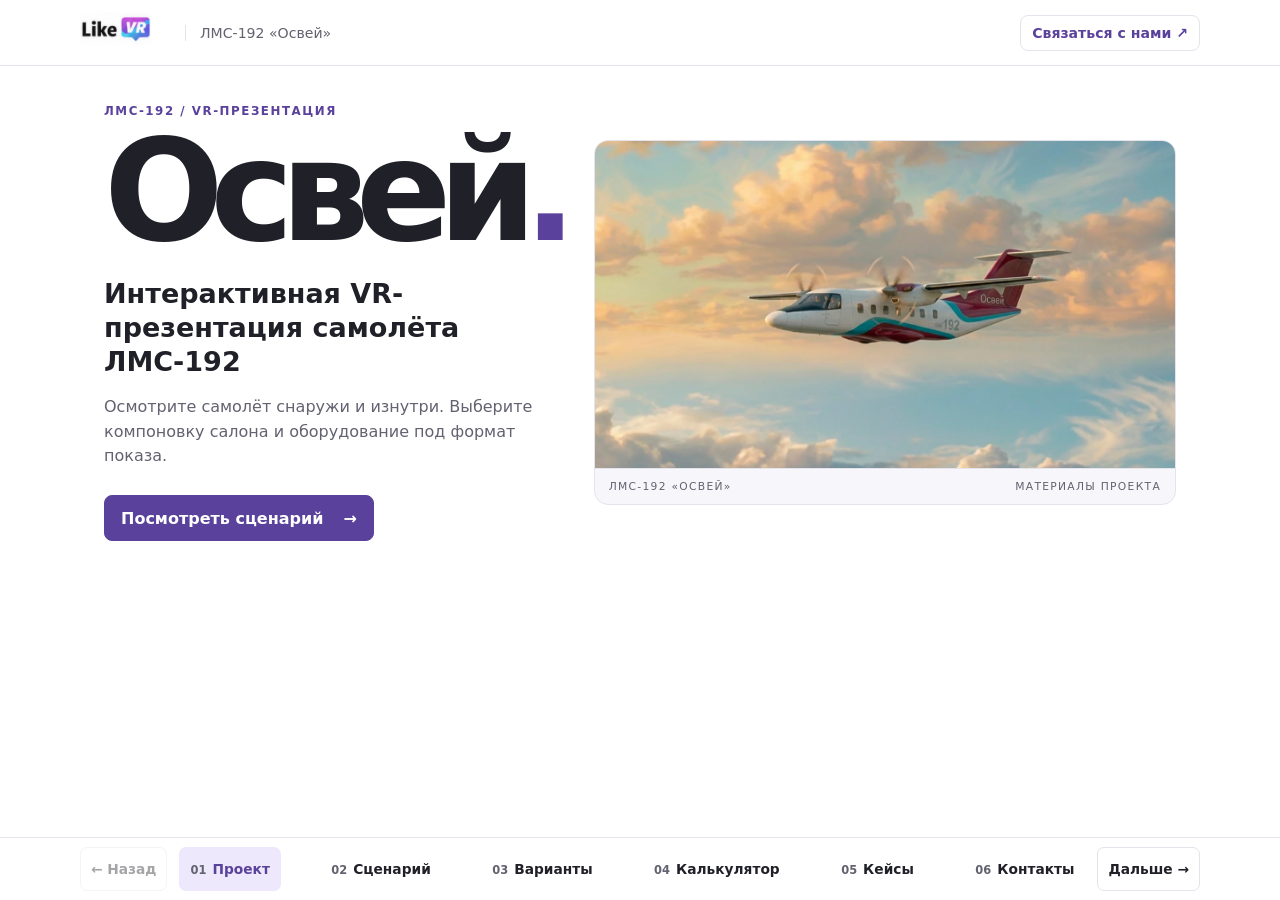
<file: index.html>
<!doctype html>
<html lang="ru">
<head>
<meta charset="utf-8">
<meta name="viewport" content="width=device-width,initial-scale=1">
<meta name="description" content="Интерактивная VR-презентация ЛМС-192 «Освей» и расчёт комплектации LikeVR.">
<title>ЛМС-192 «Освей» · LikeVR</title>
<link rel="stylesheet" href="styles.css">
<script defer src="config.js"></script><script defer src="app.js"></script>
</head>
<body>
<a class="skip" href="#main">К содержанию</a>
<header class="mast"><a href="index.html" aria-label="LikeVR — презентация Освея"><img src="assets/likevr.png" alt="LikeVR"></a><span>ЛМС-192 «Освей»</span><a class="quiet contact-top" href="#contact">Связаться с нами ↗</a></header>
<main id="main" class="presentation">
<section class="slide hero" data-slide="0" aria-labelledby="hero-title">
<div class="hero-copy"><p class="eyebrow">ЛМС-192 / VR-ПРЕЗЕНТАЦИЯ</p><h1 id="hero-title">Освей<span>.</span></h1><p class="intro">Интерактивная VR-презентация самолёта ЛМС-192</p><p>Осмотрите самолёт снаружи и изнутри. Выберите компоновку салона и оборудование под формат показа.</p><button class="primary" data-go="1">Посмотреть сценарий <span>→</span></button></div>
<figure class="hero-art"><div class="hero-photo"><img src="assets/osvey-flight.webp" width="1580" height="882" alt="ЛМС-192 «Освей» в полёте, изображение из материалов проекта" fetchpriority="high"></div><figcaption class="art-caption"><span>ЛМС-192 «ОСВЕЙ»</span><span>МАТЕРИАЛЫ ПРОЕКТА</span></figcaption></figure>
</section>

<section class="slide" data-slide="1" aria-labelledby="scope-title" hidden>
<p class="eyebrow">01 / СОСТАВ РЕШЕНИЯ</p><h2 id="scope-title">Что увидит посетитель</h2>
<div class="scenario">
<article class="scenario-card"><img src="assets/osvey-exterior.webp" width="1160" height="797" alt="ЛМС-192 «Освей» в ангаре, вид на экстерьер" loading="lazy"><div class="scenario-copy"><p class="eyebrow">01 / ЭКСТЕРЬЕР</p><h3>Осмотр снаружи</h3><p>Посетитель рассматривает самолёт с разных ракурсов.</p></div></article>
<article class="scenario-card"><img id="cabin-image" src="assets/osvey-passenger.webp" width="1020" height="619" alt="Пассажирская компоновка салона «Освея»" loading="lazy"><div class="scenario-copy"><p class="eyebrow">02 / ИНТЕРЬЕР</p><h3 id="cabin-label">Пассажирская компоновка</h3><div class="cabin-picker" role="group" aria-label="Посмотреть компоновку салона"><button type="button" data-cabin="passenger" aria-pressed="true">Пассажирская</button><button type="button" data-cabin="cargo" aria-pressed="false">Грузовая</button><button type="button" data-cabin="medical" aria-pressed="false">Медицинская</button></div></div></article>
<article class="scenario-card"><div class="scenario-visual"><img src="assets/osvey-cockpit-concept.webp" width="1279" height="720" alt="Штурвал и приборная панель с места пилота, концепт VR-сценария" loading="lazy"><span>Концепт осмотра</span></div><div class="scenario-copy"><p class="eyebrow">03 / ВЗАИМОДЕЙСТВИЕ</p><h3>Осмотр деталей</h3><p>Посетитель перемещается и рассматривает детали. Точки интереса и анимации согласуем отдельно.</p></div></article>
<article class="scenario-card"><div class="scenario-visual"><img class="stand-image" src="assets/osvey-stand-concept.webp" width="1250" height="703" alt="Концепт выставочного стенда с VR-гарнитурой и экраном" loading="lazy"><span>Концепт показа</span></div><div class="scenario-copy"><p class="eyebrow">04 / ВЫСТАВКА</p><h3>Показ на стенде</h3><p>Демонстрация в VR. Вывод на внешний экран согласуем для совместимого комплекта.</p></div></article>
</div>
</section>
<section class="slide" data-slide="2" aria-labelledby="options-title" hidden>
<p class="eyebrow">02 / РЕКОМЕНДОВАННЫЕ ВАРИАНТЫ</p><h2 id="options-title">Две комплектации</h2>
<p class="lead">Два варианта, которые рекомендуем для показа. Можно собрать свою конфигурацию и сразу увидеть, как меняется стоимость.</p><div id="comparison"></div><div class="option-actions"><button class="primary" data-go="3">Собрать свою конфигурацию →</button></div>
</section>
<section class="slide" data-slide="3" aria-labelledby="calc-title" hidden>
<p class="eyebrow">03 / КАЛЬКУЛЯТОР</p><h2 id="calc-title">Рассчитайте VR-презентацию</h2><p class="lead">Выберите состав проекта. Итог пересчитается сразу.</p><div data-calculator></div>
</section>
<section class="slide" data-slide="4" aria-labelledby="cases-title" hidden>
<p class="eyebrow">04 / ПОРТФОЛИО</p><h2 id="cases-title">Примеры работ</h2>
<div class="cases">
<article><span>01</span><div><h3>АО «ТТ ЭНЕРГО»</h3><p>VR-презентация газовой турбины.</p></div><div><a href="https://dzen.ru/video/watch/67e2c2b36f89c7091935f91d">Основной ролик ↗</a><a href="https://dzen.ru/video/watch/6806091c0206767c4dee91d6">Дополнительный ↗</a></div></article>
<article><span>02</span><div><h3>JTI</h3><p>VR-тренажёр с проработанной виртуальной средой.</p></div><div><a href="https://dzen.ru/video/watch/67dd66a73114b943054f061e">Смотреть ↗</a></div></article>
<article><span>03</span><div><h3>IBM Oil</h3><p>Виртуальная среда нефтеперерабатывающего предприятия.</p></div><div><a href="https://dzen.ru/video/watch/67116b30e71c5047ac19d0bf">Ролик 1 ↗</a><a href="https://dzen.ru/video/watch/671286fc551d0514027d607f">Ролик 2 ↗</a></div></article>
<article><span>04</span><div><h3>«Электронный город»</h3><p>Интерактивный выставочный VR-стенд.</p></div><div><a href="https://dzen.ru/video/watch/6712846b8f3b99294fcaa145">Смотреть ↗</a></div></article>
<article><span>05</span><div><h3>«Роснефть»</h3><p>Промышленный VR-тренажёр.</p></div><div><a href="https://dzen.ru/video/watch/6756b1544894df28f03b3015">Смотреть ↗</a></div></article>
</div><p class="note"><a href="https://dzen.ru/likevr">Все видео LikeVR ↗</a></p>
</section>
<section class="slide" data-slide="5" aria-labelledby="contact-title" hidden>
<p class="eyebrow">05 / СЛЕДУЮЩИЙ ШАГ</p><h2 id="contact-title">Обсудим вашу конфигурацию</h2><p class="intro">Проверим исходные материалы, согласуем объём работ, итоговую стоимость и график.</p><a class="primary contact" href="https://t.me/ART_TEAM573">Договориться о созвоне ↗</a><address class="contact-list">
<a class="contact-item" data-channel="telegram" href="https://t.me/ART_TEAM573"><strong>Telegram</strong><span>@ART_TEAM573 ↗</span></a>
<div class="contact-item contact-reference"><strong>Почта</strong><span data-contact="email">s.artem@likevr.ru</span></div>
<div class="contact-item contact-reference"><strong>Телефон LikeVR</strong><span data-contact="phoneLabel">+7 (495) 066-71-69</span></div>
</address>
</section>
</main>
<nav class="deck-nav" aria-label="Навигация по презентации"><button id="prev" class="nav-arrow" aria-label="Предыдущий раздел">← <span>Назад</span></button><div id="steps" class="steps"></div><button id="next" class="nav-arrow" aria-label="Следующий раздел"><span>Дальше</span> →</button></nav>
</body></html>
</file>
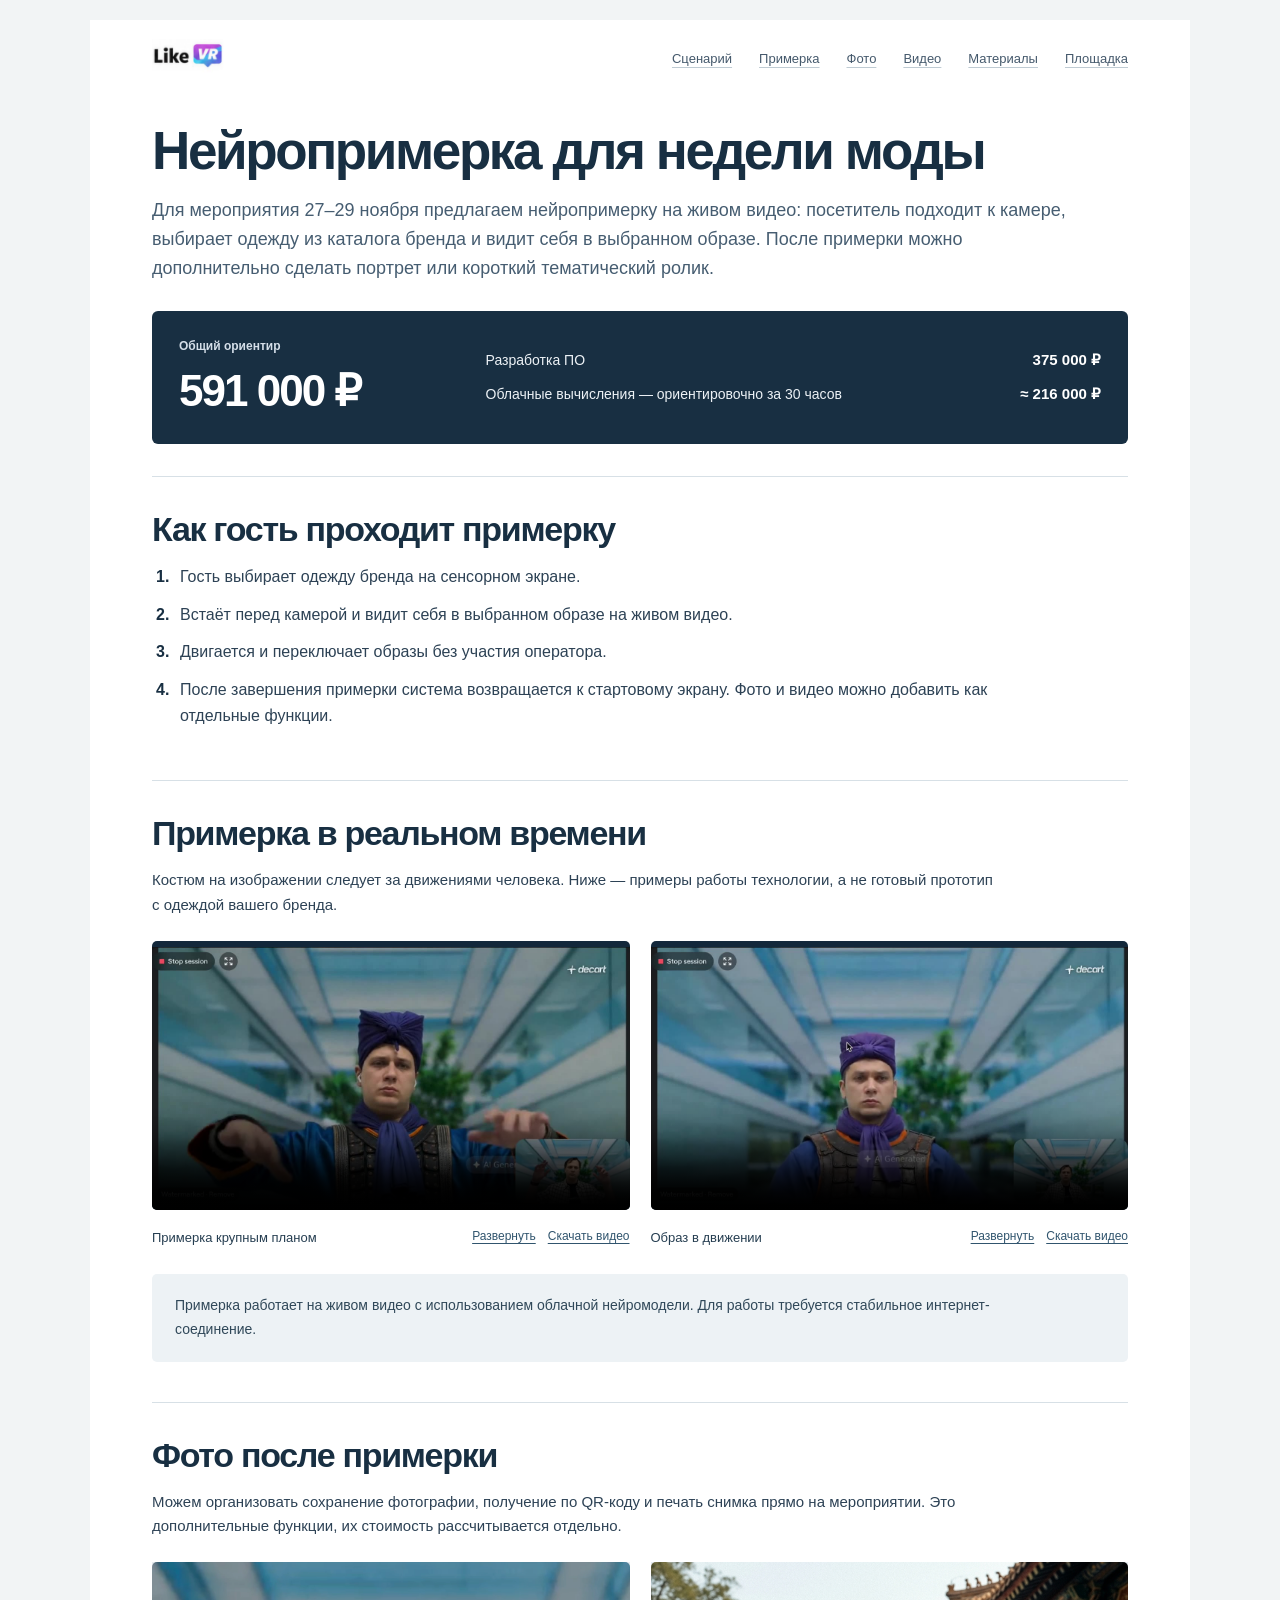
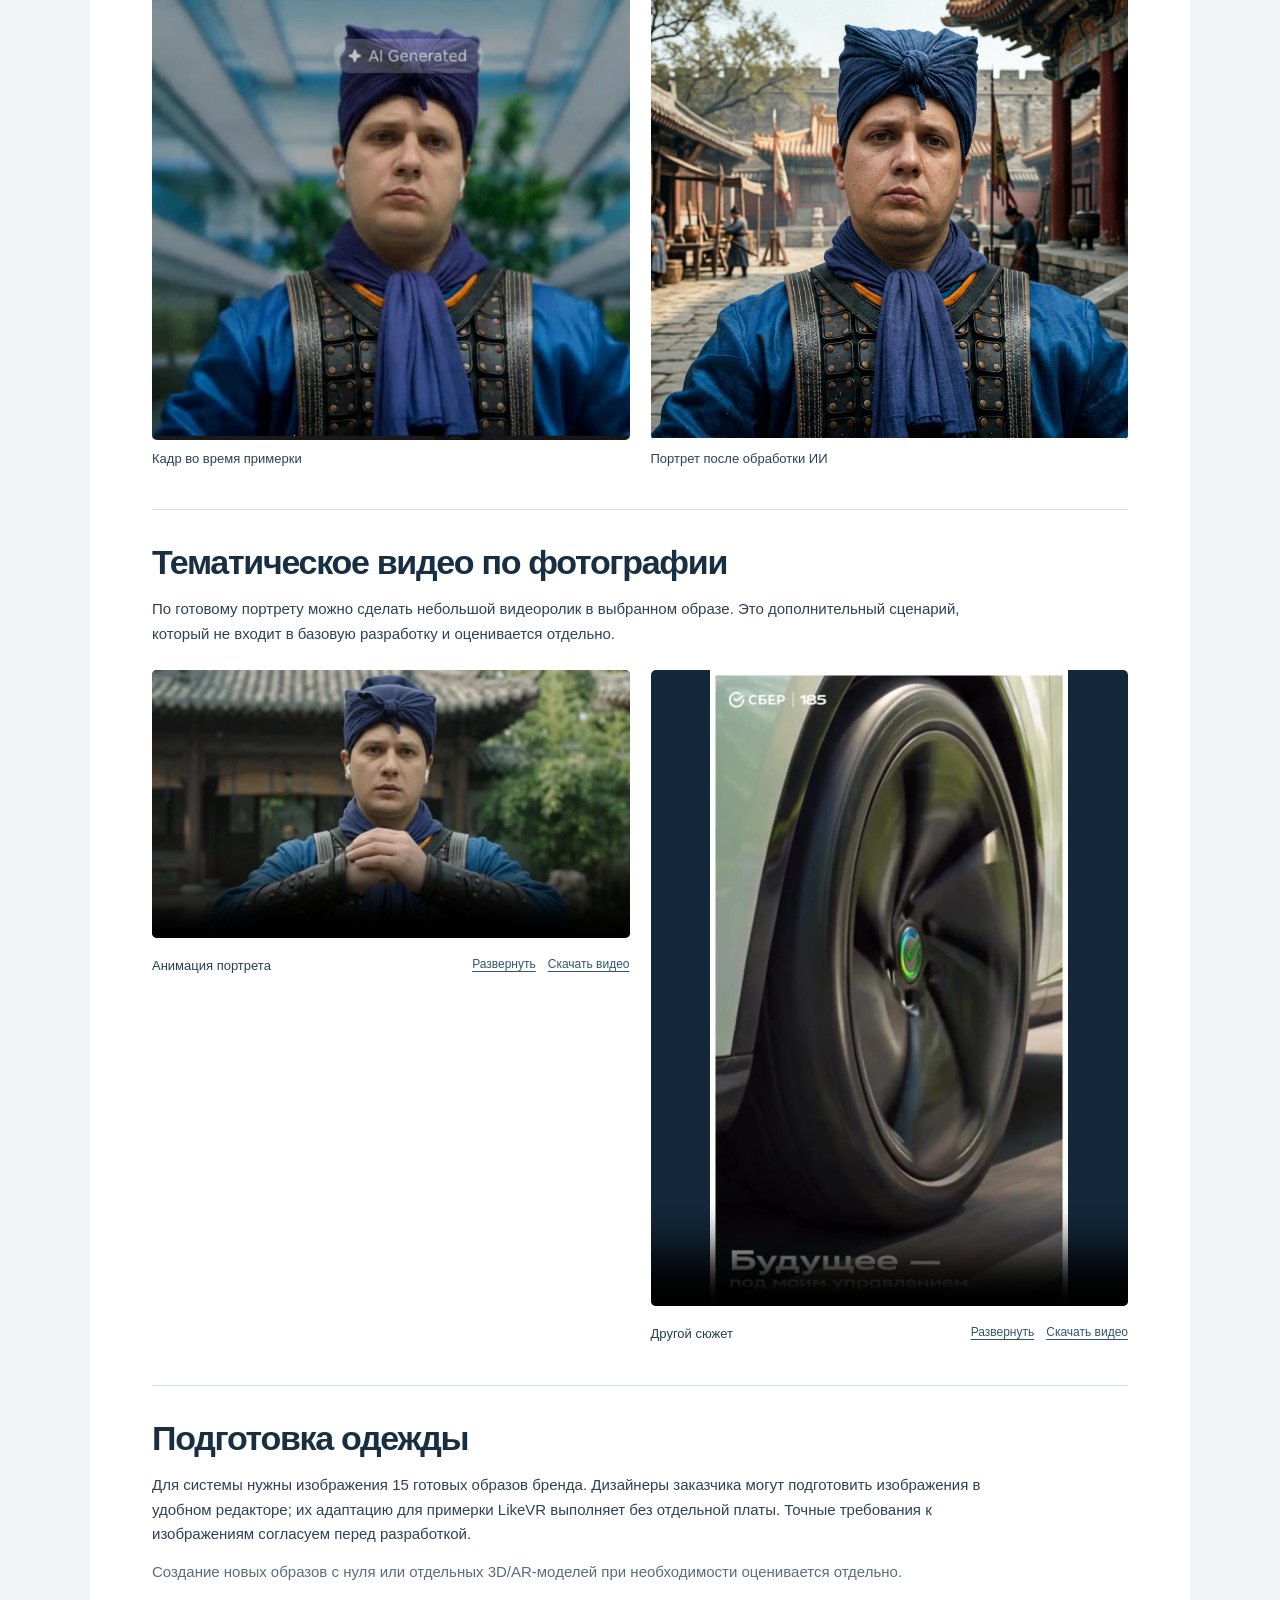
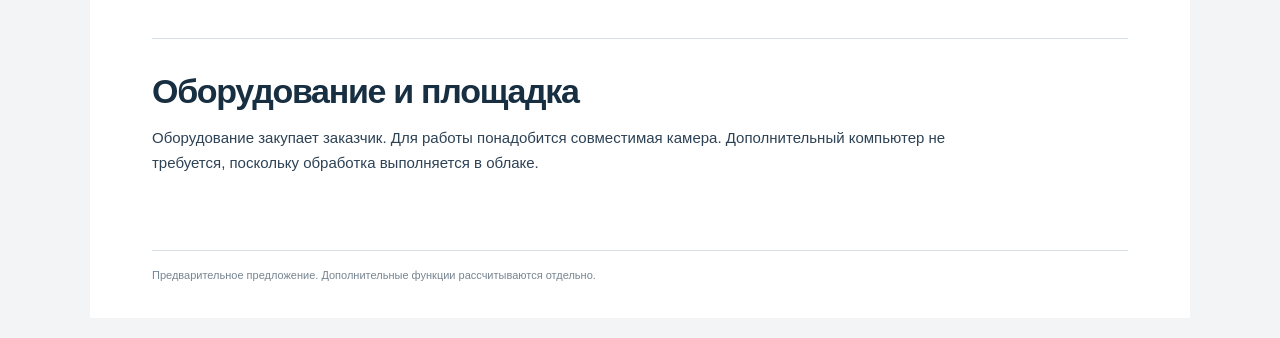
<file: faha-ai-fitting-271126/index.html>
<!doctype html><html lang="ru"><head><meta charset="UTF-8"><meta name="viewport" content="width=device-width,initial-scale=1"><meta name="theme-color" content="#182f42"><meta name="description" content="Нейропримерка для недели моды: пример работы, предварительная стоимость и требования к площадке."><title>Нейропримерка — предложение LikeVR</title><link rel="stylesheet" href="assets/styles.css"><script src="assets/app.js" defer></script></head><body>
<a class="skip" href="#main">К содержимому</a>
<div class="page" id="top">
<header class="topbar"><a class="brand" href="#top" aria-label="LikeVR — в начало"><img src="assets/likevr.png" alt="LikeVR"></a>
<nav class="nav" aria-label="Разделы"><a href="#scenario">Сценарий</a><a href="#live">Примерка</a><a href="#photo">Фото</a><a href="#video">Видео</a><a href="#materials">Материалы</a><a href="#venue">Площадка</a></nav><button class="menu-toggle" type="button" aria-label="Меню" aria-expanded="false" aria-controls="mobile-nav"><i aria-hidden="true"></i> Разделы</button></header>
<nav class="mobile-nav" id="mobile-nav" aria-label="Разделы, мобильное меню"><a href="#scenario">Сценарий</a><a href="#live">Примерка</a><a href="#photo">Фото</a><a href="#video">Видео</a><a href="#materials">Материалы</a><a href="#venue">Площадка</a></nav>
<main id="main">
<section class="hero"><h1>Нейропримерка для недели моды</h1><p class="lead">Для мероприятия 27–29 ноября предлагаем нейропримерку на живом видео: посетитель подходит к камере, выбирает одежду из каталога бренда и видит себя в выбранном образе. После примерки можно дополнительно сделать портрет или короткий тематический ролик.</p><div class="price"><div class="price-primary"><span class="hint">Общий ориентир</span><strong>591 000 ₽</strong></div><div class="price-breakdown"><div class="cost-line"><span>Разработка ПО</span><b>375 000 ₽</b></div><div class="cost-line"><span>Облачные вычисления — ориентировочно за 30 часов</span><b>≈ 216 000 ₽</b></div></div></div></section>
<section class="section" id="scenario"><h2>Как гость проходит примерку</h2><ol class="steps"><li>Гость выбирает одежду бренда на сенсорном экране.</li><li>Встаёт перед камерой и видит себя в выбранном образе на живом видео.</li><li>Двигается и переключает образы без участия оператора.</li><li>После завершения примерки система возвращается к стартовому экрану. Фото и видео можно добавить как отдельные функции.</li></ol></section>
<section class="section" id="live"><h2>Примерка в реальном времени</h2><p>Костюм на изображении следует за движениями человека. Ниже — примеры работы технологии, а не готовый прототип с одеждой вашего бренда.</p><div class="media-grid">
<figure class="media-card"><video controls playsinline preload="metadata" poster="assets/media/demo-1-poster.jpg" src="assets/media/demo-1.mp4" aria-label="Примерка крупным планом"></video><figcaption class="media-caption"><span class="title">Примерка крупным планом</span><span class="media-actions"><button type="button" data-video="assets/media/demo-1.mp4" data-label="Примерка крупным планом">Развернуть</button><a download href="assets/media/demo-1.mp4">Скачать видео</a></span></figcaption></figure>
<figure class="media-card"><video controls playsinline preload="metadata" poster="assets/media/demo-2-poster.jpg" src="assets/media/demo-2.mp4" aria-label="Образ в движении"></video><figcaption class="media-caption"><span class="title">Образ в движении</span><span class="media-actions"><button type="button" data-video="assets/media/demo-2.mp4" data-label="Образ в движении">Развернуть</button><a download href="assets/media/demo-2.mp4">Скачать видео</a></span></figcaption></figure></div>
<div class="notice"><p>Примерка работает на живом видео с использованием облачной нейромодели. Для работы требуется стабильное интернет-соединение.</p></div></section>
<section class="section" id="photo"><h2>Фото после примерки</h2><p>Можем организовать сохранение фотографии, получение по QR-коду и печать снимка прямо на мероприятии. Это дополнительные функции, их стоимость рассчитывается отдельно.</p><div class="photo-grid"><figure class="photo-card"><button data-image="assets/media/before.png" data-alt="Кадр во время примерки"><img src="assets/media/before.png" alt="Кадр с посетителем в образе" loading="lazy"></button><figcaption>Кадр во время примерки</figcaption></figure><figure class="photo-card"><button data-image="assets/media/after.png" data-alt="Портрет после обработки"><img src="assets/media/after.png" alt="Портрет посетителя после обработки нейросетью" loading="lazy"></button><figcaption>Портрет после обработки ИИ</figcaption></figure></div></section>
<section class="section" id="video"><h2>Тематическое видео по фотографии</h2><p>По готовому портрету можно сделать небольшой видеоролик в выбранном образе. Это дополнительный сценарий, который не входит в базовую разработку и оценивается отдельно.</p><div class="media-grid"><figure class="media-card"><video controls playsinline preload="metadata" poster="assets/media/demo-3-poster.jpg" src="assets/media/demo-3.mp4" aria-label="Видео из готового портрета"></video><figcaption class="media-caption"><span class="title">Анимация портрета</span><span class="media-actions"><button data-video="assets/media/demo-3.mp4" data-label="Анимация портрета">Развернуть</button><a download href="assets/media/demo-3.mp4">Скачать видео</a></span></figcaption></figure><figure class="media-card portrait"><video controls playsinline preload="metadata" poster="assets/media/demo-4-poster.jpg" src="assets/media/demo-4.mp4" aria-label="Альтернативный сюжет видеоролика"></video><figcaption class="media-caption"><span class="title">Другой сюжет</span><span class="media-actions"><button data-video="assets/media/demo-4.mp4" data-label="Другой сюжет">Развернуть</button><a download href="assets/media/demo-4.mp4">Скачать видео</a></span></figcaption></figure></div></section>
<section class="section" id="materials"><h2>Подготовка одежды</h2><p>Для системы нужны изображения 15 готовых образов бренда. Дизайнеры заказчика могут подготовить изображения в удобном редакторе; их адаптацию для примерки LikeVR выполняет без отдельной платы. Точные требования к изображениям согласуем перед разработкой.</p><p class="subtle">Создание новых образов с нуля или отдельных 3D/AR-моделей при необходимости оценивается отдельно.</p></section>
<section class="section" id="venue"><h2>Оборудование и площадка</h2><p>Оборудование закупает заказчик. Для работы понадобится совместимая камера. Дополнительный компьютер не требуется, поскольку обработка выполняется в облаке.</p></section>
<p class="legal">Предварительное предложение. Дополнительные функции рассчитываются отдельно.</p>
</main></div>
<div class="lightbox" id="lightbox" role="dialog" aria-modal="true" aria-label="Просмотр медиа" hidden><button type="button" class="lightbox-close" aria-label="Закрыть">×</button><div class="lightbox-content" id="lightbox-content"></div><div class="lightbox-caption" id="lightbox-caption"></div></div></body></html>
</file>
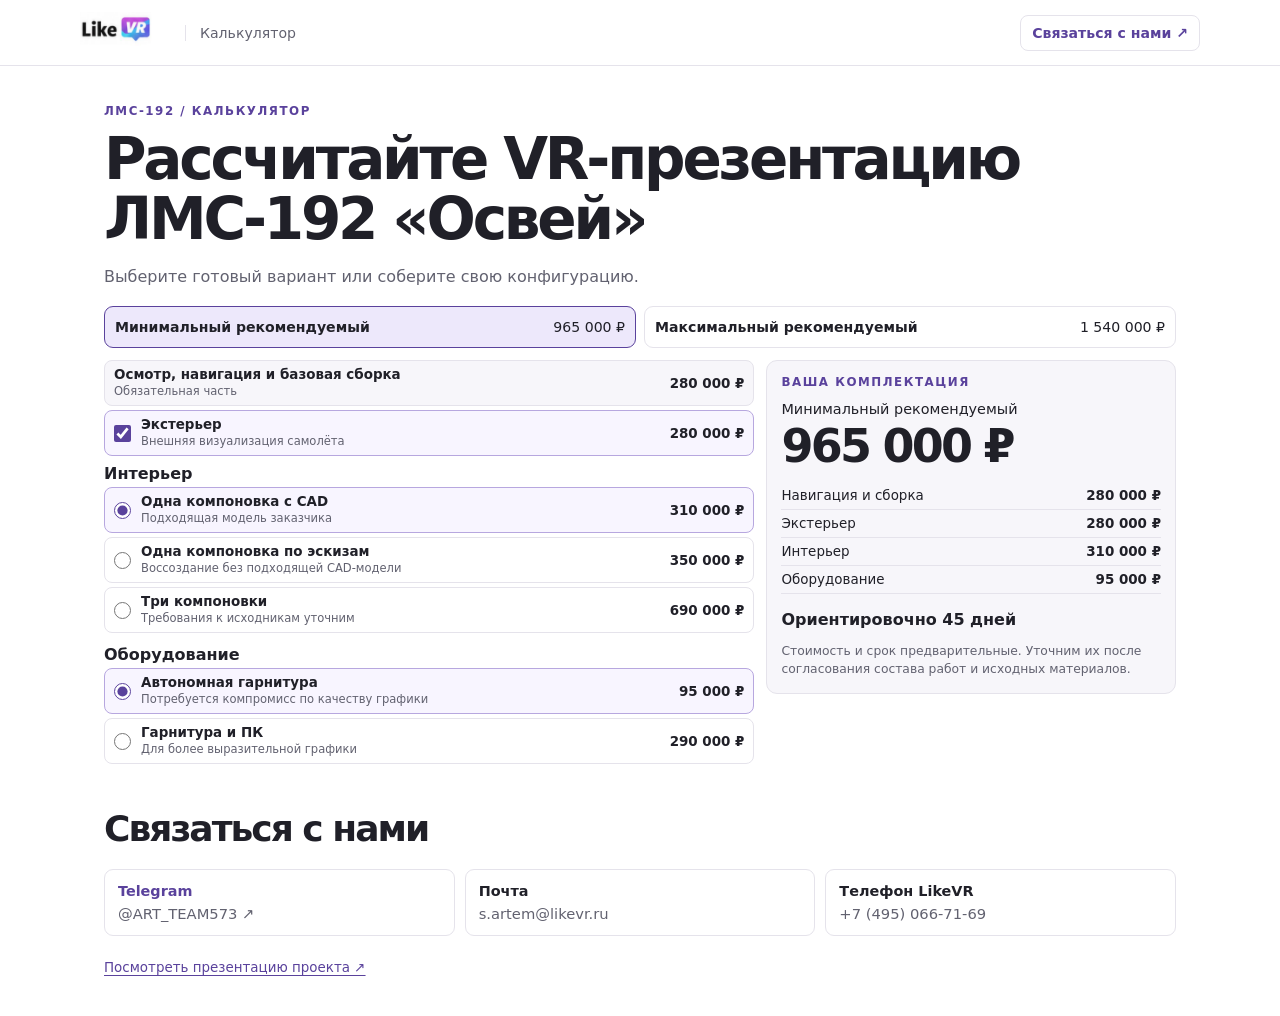
<file: calculator.html>
<!doctype html>
<html lang="ru">
<head><meta charset="utf-8"><meta name="viewport" content="width=device-width,initial-scale=1"><meta name="description" content="Калькулятор VR-презентации ЛМС-192 «Освей»."><title>Калькулятор «Освей» · LikeVR</title><link rel="stylesheet" href="styles.css"><script defer src="config.js"></script><script defer src="app.js"></script></head>
<body><a class="skip" href="#main">К содержанию</a>
<header class="mast"><a href="index.html" aria-label="LikeVR — презентация Освея"><img src="assets/likevr.png" alt="LikeVR"></a><span>Калькулятор</span><a class="quiet contact-top" href="#contact">Связаться с нами ↗</a></header>
<main id="main" class="standalone"><p class="eyebrow">ЛМС-192 / КАЛЬКУЛЯТОР</p><h1>Рассчитайте VR-презентацию ЛМС-192 «Освей»</h1><p class="lead">Выберите готовый вариант или соберите свою конфигурацию.</p><div data-calculator></div></main>
<footer class="foot" id="contact"><h2>Связаться с нами</h2><address class="contact-list">
<a class="contact-item" data-channel="telegram" href="https://t.me/ART_TEAM573"><strong>Telegram</strong><span>@ART_TEAM573 ↗</span></a>
<div class="contact-item contact-reference"><strong>Почта</strong><span data-contact="email">s.artem@likevr.ru</span></div>
<div class="contact-item contact-reference"><strong>Телефон LikeVR</strong><span data-contact="phoneLabel">+7 (495) 066-71-69</span></div>
</address><p class="note"><a href="index.html">Посмотреть презентацию проекта ↗</a></p></footer></body></html>
</file>
<file: styles.css>
:root{color-scheme:light;--ink:#202028;--sub:#626270;--line:#e5e3eb;--soft:#f7f6fa;--accent:#5a429c;--violet:#ede8fb;--white:#fff;font-family:system-ui,-apple-system,"Segoe UI",sans-serif;color:var(--ink);background:var(--white)}
*{box-sizing:border-box}body{margin:0}button,input{font:inherit}button{cursor:pointer}a{color:var(--accent);text-underline-offset:3px}a:hover{text-decoration-thickness:2px}button:focus-visible,a:focus-visible,input:focus-visible{outline:3px solid #8a6fd2;outline-offset:3px}[hidden]{display:none!important}.skip{position:absolute;left:12px;top:-100px;padding:10px;background:white;z-index:10}.skip:focus{top:12px}.mast{display:flex;align-items:center;gap:17px;border-bottom:1px solid var(--line);padding:12px max(24px,calc((100% - 1120px)/2));min-height:66px;white-space:nowrap}.mast img{width:88px;display:block}.mast>span{font-size:.88rem;color:var(--sub);border-left:1px solid var(--line);padding-left:14px}.quiet{margin-left:auto;font-size:.88rem;font-weight:650;text-decoration:none}.presentation,.standalone{max-width:1120px;margin:auto;padding:38px 24px 105px}.standalone{padding-bottom:30px}.slide{animation:arrive .24s ease-out}@keyframes arrive{from{opacity:.35;transform:translateX(9px)}to{opacity:1;transform:none}}@media(prefers-reduced-motion:reduce){.slide{animation:none}}.eyebrow{font-size:.74rem;font-weight:750;letter-spacing:.13em;color:var(--accent);margin:0 0 12px}.hero{display:grid;grid-template-columns:1fr .86fr;align-items:center;gap:56px;min-height:550px}.hero h1{font-size:clamp(72px,11vw,144px);letter-spacing:-.095em;line-height:.87;margin:12px 0 25px}.hero h1 span{color:var(--accent)}h1,h2{font-size:clamp(32px,5vw,58px);letter-spacing:-.055em;line-height:1.03;margin:0 0 16px}h3{margin:0 0 5px;letter-spacing:-.02em}.intro{font-size:clamp(19px,3vw,27px);font-weight:650;line-height:1.25;margin:0 0 12px;max-width:680px}.lead,.hero-copy>p:not(.intro):not(.eyebrow){color:var(--sub);line-height:1.55;max-width:580px}.primary{display:inline-flex;align-items:center;gap:20px;min-height:46px;padding:11px 16px;border:1px solid var(--accent);border-radius:8px;background:var(--accent);color:white;text-decoration:none;font-weight:650}.hero .primary,.contact{margin-top:10px}.hero-art{border:1px solid var(--line);background:#faf9fd;border-radius:14px;overflow:hidden}.hero-art svg{width:100%;display:block}.art-caption{display:flex;justify-content:space-between;padding:11px 14px;font-size:.67rem;letter-spacing:.12em;color:var(--sub);border-top:1px solid var(--line)}.cards{display:grid;grid-template-columns:1fr 1fr;gap:12px;margin-top:28px}.cards article{padding:23px;border:1px solid var(--line);border-radius:12px}.cards span,.cases article>span{font-size:.75rem;font-weight:750;color:var(--accent)}.cards h3{margin:12px 0 6px}.cards p,.cases p{margin:0;line-height:1.5;color:var(--sub)}.deck-nav{position:fixed;z-index:3;bottom:0;left:0;right:0;background:white;border-top:1px solid var(--line);display:flex;align-items:center;gap:12px;padding:9px max(14px,calc((100% - 1120px)/2));padding-bottom:max(9px,env(safe-area-inset-bottom));}.steps{display:flex;flex:1;justify-content:space-between;gap:4px;overflow:auto;scrollbar-width:thin}.steps button,.nav-arrow{background:white;color:var(--ink);border:1px solid transparent;border-radius:7px;padding:8px 10px;min-height:44px;white-space:nowrap;font-weight:650;font-size:.86rem}.steps small{color:var(--sub);margin-right:6px}.steps button[aria-current]{background:var(--violet);color:var(--accent)}.nav-arrow{border-color:var(--line)}.nav-arrow:disabled{opacity:.4;cursor:default}table{width:100%;border-collapse:collapse;table-layout:fixed;font-size:.95rem}th,td{padding:12px;text-align:left;border-bottom:1px solid var(--line);overflow-wrap:anywhere}thead,.sum{background:var(--soft)}tbody th{font-weight:600}.sum td{font-weight:750}.note{font-size:.84rem;color:var(--sub);line-height:1.5}.presets{display:grid;grid-template-columns:1fr 1fr;gap:10px;margin:18px 0}.presets button{display:flex;justify-content:space-between;align-items:center;text-align:left;gap:10px;min-height:48px;padding:12px;border:1px solid var(--line);border-radius:9px;background:white;color:var(--ink)}.presets button[aria-pressed=true]{border-color:var(--accent);background:var(--violet)}.presets span,.choice b,.fixed b{white-space:nowrap}.calc-grid{display:grid;grid-template-columns:minmax(0,1.35fr) minmax(250px,.85fr);gap:18px;align-items:start}.inputs{min-width:0}.choice,.fixed{display:grid;grid-template-columns:auto minmax(0,1fr) auto;gap:10px;align-items:center;padding:9px 11px;border:1px solid var(--line);border-radius:8px;margin-bottom:6px;min-height:49px;font-size:.9rem}.fixed{grid-template-columns:minmax(0,1fr) auto;background:var(--soft)}.choice{cursor:pointer}.choice:has(input:checked){background:#f8f5ff;border-color:#b7a7df}.choice input{margin:0;accent-color:var(--accent);width:17px;height:17px}.choice small,.fixed small{display:block;color:var(--sub);font-size:.76rem;line-height:1.3;margin-top:2px}fieldset{border:0;padding:0;margin:11px 0 0;min-width:0}legend{font-weight:750;padding:0;margin-bottom:4px}.receipt{padding:18px;border:1px solid var(--line);border-radius:11px;background:var(--soft)}#active-config{font-size:.9rem;margin:0}output{display:block;font-weight:760;font-size:clamp(29px,5vw,46px);letter-spacing:-.06em;margin:2px 0 9px}dl{margin:0}dl div{display:flex;justify-content:space-between;gap:10px;padding:8px 0;border-bottom:1px solid var(--line);font-size:.9rem}dd{margin:0;font-weight:650;white-space:nowrap}.timing{font-weight:700;margin-bottom:4px}.receipt .note{margin-bottom:0}.cases{margin-top:22px}.cases article{display:grid;grid-template-columns:36px 1fr auto;gap:12px;align-items:start;border-top:1px solid var(--line);padding:14px 0}.cases article:last-child{border-bottom:1px solid var(--line)}.cases article a{display:inline-block;margin:2px 0 2px 13px;font-size:.87rem}.foot{max-width:1120px;margin:auto;padding:0 24px 24px;font-size:.9rem}
@media(max-width:760px){.mast{padding:10px 15px;gap:9px;min-height:56px}.mast img{width:70px}.mast>span{font-size:.72rem;padding-left:8px}.quiet{font-size:.75rem}.presentation,.standalone{padding:25px 15px 85px}.standalone{padding-bottom:22px}.hero{grid-template-columns:1fr;gap:23px;min-height:0}.hero h1{font-size:clamp(68px,19vw,108px);margin:9px 0 20px}.hero-art{max-width:520px}.hero-art svg{max-height:235px}.cards{gap:8px;margin-top:16px}.cards article{padding:12px;font-size:.88rem}.cards h3{margin:6px 0}.deck-nav{gap:4px;padding-inline:7px}.steps button{padding-inline:8px;font-size:.76rem}.steps small{display:none}.nav-arrow{padding-inline:10px}.nav-arrow span{display:none}.calc-grid{grid-template-columns:1fr;gap:12px}.presets{gap:7px}.presets button{display:block;font-size:.83rem;padding:9px}.presets span{display:block;margin-top:4px}.cases article{grid-template-columns:22px 1fr;gap:6px}.cases article>div:last-child{grid-column:2}.cases article a{margin:2px 10px 2px 0}th,td{padding:8px 6px;font-size:.8rem}.receipt{padding:13px}}
@media(max-width:365px){.choice,.fixed{padding-inline:7px;gap:6px;font-size:.82rem}.choice small,.fixed small{font-size:.72rem}.mast{padding-inline:9px}}

/* Visuals from the Osvey project materials */
.mast{position:sticky;top:0;z-index:4;background:white}
.contact-top{border:1px solid var(--line);border-radius:8px;padding:9px 11px;white-space:nowrap}
.hero{grid-template-columns:.8fr 1.2fr;gap:35px}
.hero-art{margin:0;background:var(--soft)}
.hero-art img{display:block;width:100%;height:auto}
.scenario,.scenario-notes{display:grid;grid-template-columns:repeat(2,minmax(0,1fr));gap:14px}
.scenario{margin-top:25px}
.scenario-card,.scenario-notes article{border:1px solid var(--line);border-radius:12px;overflow:hidden}
.scenario-card img{width:100%;height:auto;aspect-ratio:16 / 9;object-fit:cover;display:block;background:var(--soft)}
.scenario-copy,.scenario-notes article{padding:15px}
.scenario-copy .eyebrow,.scenario-notes .eyebrow{margin-bottom:7px}
.scenario-copy p:not(.eyebrow),.scenario-notes p:not(.eyebrow){margin:7px 0 0;color:var(--sub);line-height:1.45}
.scenario-notes{margin-top:14px}
.cabin-picker,.option-actions{display:flex;flex-wrap:wrap;align-items:center;gap:8px;margin:12px 0}
.cabin-picker button{min-height:41px;padding:6px 9px;border:1px solid var(--line);border-radius:7px;background:white;color:var(--ink);font-size:.83rem}
.cabin-picker button[aria-pressed=true]{background:var(--violet);border-color:#b7a7df;color:var(--accent)}
.option-actions{margin:20px 0;gap:16px}
.contact-list{font-style:normal;display:grid;grid-template-columns:repeat(3,minmax(0,1fr));gap:10px;margin:22px 0}
.contact-item{display:flex;flex-direction:column;gap:6px;border:1px solid var(--line);border-radius:9px;padding:13px;text-decoration:none;overflow-wrap:anywhere}
.contact-item span{color:var(--sub);font-size:.92rem}
.foot{scroll-margin-top:90px;padding-top:12px}
.foot h2{font-size:clamp(23px,3vw,36px)}
@media(max-width:760px){
 .hero,.scenario,.scenario-notes,.contact-list{grid-template-columns:1fr}
 .hero{gap:23px}
 .scenario{margin-top:18px}
 .mast{gap:7px}.mast>span{overflow:hidden;text-overflow:ellipsis;min-width:0}
 .contact-top{padding:8px;min-height:42px;display:inline-flex;align-items:center}
 .contact-list{gap:7px;margin:16px 0}
 .contact-item{padding:10px 12px}
}
@media(orientation:landscape) and (max-height:560px){
 .mast{min-height:48px;padding-top:4px;padding-bottom:4px}
 .presentation,.standalone{padding-top:19px}
 .hero{grid-template-columns:1fr 1fr;min-height:0;gap:18px}
 .hero h1{font-size:clamp(46px,9vw,82px);margin:8px 0 12px}
 .hero .intro{font-size:18px}
 .hero-art{max-width:none}
 .deck-nav{padding-top:4px;padding-bottom:max(4px,env(safe-area-inset-bottom))}
}

/* Cover with enlarged aircraft and scenario cards. */
.hero{grid-template-columns:.72fr 1.28fr;gap:30px;min-height:0;padding-bottom:4px}
.hero-photo{overflow:hidden;aspect-ratio:16/9}
.hero-photo img{height:100%;object-fit:cover;transform:scale(1.20);object-position:center 50%}
.scenario{margin-top:16px;gap:10px}
.scenario-copy{padding:10px 13px}
.scenario-copy .eyebrow{font-size:.64rem;margin-bottom:4px}
.scenario-copy h3{font-size:1rem}
.scenario-copy p:not(.eyebrow){font-size:.85rem;margin-top:4px}
.cabin-picker{margin:5px 0 0;gap:4px}
.cabin-picker button{font-size:.75rem;min-height:33px;padding:4px 7px}
.scenario-visual{position:relative}
.scenario-visual span{position:absolute;left:8px;bottom:7px;background:#fff;color:var(--ink);border-radius:4px;padding:3px 6px;font-size:.66rem}
.scenario-card .stand-image{object-fit:contain}
.contact-reference{color:var(--ink)}
@media(max-width:760px){
 .hero{grid-template-columns:1fr;gap:13px}
 .scenario{grid-template-columns:repeat(2,minmax(0,1fr));gap:7px}
 .scenario-copy{padding:7px 8px}
 .scenario-copy h3{font-size:.91rem}
 .scenario-copy p:not(.eyebrow){font-size:.78rem}
}
@media(max-width:520px){
 .scenario{grid-template-columns:1fr}
}
@media(orientation:landscape) and (max-height:560px){
 .hero{grid-template-columns:1fr 1fr}
}

/* Review copy: preserve the shared frame and headings; compact only slide content. */
.scenario { gap: 8px; margin-top: 12px; }
.scenario-card img { height: clamp(132px, 20vh, 190px); aspect-ratio: auto; }
.scenario-copy { padding: 8px 11px; }
.scenario-copy .eyebrow { margin-bottom: 3px; }
.scenario-copy h3 { margin-bottom: 2px; }
.scenario-copy p:not(.eyebrow) { font-size: .82rem; line-height: 1.3; margin-top: 3px; }
.cabin-picker { margin: 4px 0 0; gap: 4px; }
.cabin-picker button { min-height: 29px; padding: 3px 6px; font-size: .72rem; }
.calc-grid { gap: 12px; }
.choice,.fixed { min-height: 42px; padding: 6px 9px; margin-bottom: 4px; font-size: .84rem; }
.choice small,.fixed small { font-size: .72rem; }
fieldset { margin-top: 8px; }
.presets { margin: 12px 0; gap: 8px; }
.presets button { min-height: 42px; padding: 8px 10px; font-size: .88rem; }
.receipt { padding: 14px; }
.receipt dl div { padding: 6px 0; font-size: .84rem; }
.receipt .note { font-size: .77rem; }
@media(max-width:760px){
  .scenario-card img { height: clamp(120px, 30vw, 175px); }
  .scenario-copy { padding: 7px 8px; }
  .scenario-copy p:not(.eyebrow) { font-size: .76rem; }
  .calc-grid { gap: 9px; }
}
</file>
<file: faha-ai-fitting-271126/assets/styles.css>
/* Фаха / клиентская презентация LikeVR. Чистая редакция по образцу страницы Юры. */
:root{--ink:#182f42;--text:#2d4255;--muted:#51677a;--line:#d7e0e6;--soft:#edf2f5;--paper:#fff;--outside:#f2f4f5}
*{box-sizing:border-box}html{scroll-behavior:smooth;scroll-padding-top:75px}body{margin:0;background:var(--outside);color:var(--text);font:16px/1.65 Arial,'Helvetica Neue',sans-serif;-webkit-font-smoothing:antialiased}a{color:#31556e;text-underline-offset:3px}button{font:inherit}button,a{-webkit-tap-highlight-color:transparent}.skip{position:absolute;top:-80px;left:12px;background:white;color:var(--ink);padding:8px 12px;z-index:99}.skip:focus{top:10px}.page{max-width:1100px;background:var(--paper);min-height:100vh;margin:20px auto;padding:0 62px 22px}.topbar{min-height:78px;display:flex;align-items:center;justify-content:space-between}.brand{display:block;width:88px;flex:0 0 auto}.brand img{display:block;width:100%;height:auto}.nav{display:flex;gap:27px;align-items:center}.nav a{font-size:13px;color:#45596c;text-decoration:underline;text-decoration-color:#bfcbd3;text-underline-offset:4px}.nav a:hover{color:#172f43}.menu-toggle{display:none}.mobile-nav{display:none}.hero{padding:24px 0 32px}.hero h1{margin:0 0 16px;color:var(--ink);font-size:clamp(34px,4.4vw,53px);line-height:1.1;letter-spacing:-.045em;font-weight:800}.lead{font-size:18px;line-height:1.6;margin:0 0 28px;color:#465d71;max-width:930px}.price{background:var(--ink);color:#fff;border-radius:6px;padding:26px 27px;display:grid;grid-template-columns:30% 1fr;gap:30px}.price-primary{display:flex;flex-direction:column;justify-content:center}.price-primary .hint{font-size:12px;font-weight:650;color:#d4dee8}.price-primary strong{font-size:clamp(34px,3.8vw,44px);white-space:nowrap;letter-spacing:-.045em;line-height:1.2;margin:9px 0 0}.price-breakdown{display:flex;flex-direction:column;justify-content:center;gap:9px;font-size:14px}.cost-line{display:flex;justify-content:space-between;align-items:baseline;gap:25px}.cost-line b{font-size:15px;white-space:nowrap}.cost-line span{color:#edf2f6}.price-note{color:#bdcedc;margin:8px 0 0;font-size:12px;line-height:1.65}.section{border-top:1px solid var(--line);padding:33px 0 40px}.section h2{color:var(--ink);letter-spacing:-.038em;line-height:1.15;font-size:clamp(26px,3vw,34px);margin:0 0 15px}.section p{margin:0 0 13px;max-width:850px;font-size:15px}.steps{list-style:none;counter-reset:step;margin:0;padding:0;max-width:870px}.steps li{counter-increment:step;position:relative;padding-left:28px;margin:0 0 11px}.steps li::before{content:counter(step)'.';position:absolute;left:4px;font-weight:700;color:var(--ink)}.media-grid,.photo-grid{display:grid;grid-template-columns:1fr 1fr;gap:21px;margin-top:23px}.media-card,.photo-card{margin:0;min-width:0}.media-card video{display:block;width:100%;aspect-ratio:16/9;object-fit:contain;border-radius:5px;background:#13283b}.media-card.portrait video{aspect-ratio:3/4}.media-caption{padding-top:9px;display:flex;align-items:flex-start;gap:9px;justify-content:space-between}.media-caption .title{font-size:13px;color:#263e51}.media-actions{font-size:12px;display:flex;gap:12px;white-space:nowrap}.media-actions button{border:0;padding:0;background:none;color:#31556e;text-decoration:underline;text-underline-offset:3px;cursor:pointer;font-size:12px}.media-actions a{font-size:12px}.media-card figcaption,.photo-card figcaption{font-size:13px;margin-top:8px}.photo-card img{width:100%;aspect-ratio:1/1;object-fit:cover;border-radius:5px;display:block}.photo-card button{width:100%;display:block;border:0;background:#e7ecf0;padding:0;cursor:zoom-in;line-height:0}.photo-card button:focus-visible{outline:3px solid #6b90aa}.notice{background:var(--soft);border-radius:5px;margin-top:26px;padding:20px 23px;font-size:14px;color:#304859}.notice p{font-size:14px;line-height:1.7;margin:0}.notice p+p{margin-top:9px}.ref{font-size:12px!important;color:#6b7b86;margin-top:16px!important}.simple-bullets{margin:8px 0 0;padding:0 0 0 22px;max-width:860px}.simple-bullets li{margin:7px 0;font-size:15px}.subtle{color:#5a6d7c}.closing{padding-bottom:15px}.legal{font-size:11px!important;color:#778591;line-height:1.65!important;padding-top:15px;border-top:1px solid var(--line);margin-top:22px!important}.lightbox[hidden]{display:none}.lightbox{position:fixed;inset:0;z-index:80;background:rgba(12,24,35,.97);display:flex;align-items:center;justify-content:center;padding:62px 23px 38px;flex-direction:column}.lightbox-content{display:flex;align-items:center;justify-content:center;max-width:1200px;width:100%;height:calc(100vh - 130px)}.lightbox-content img,.lightbox-content video{max-width:100%;max-height:100%;width:auto;height:auto;object-fit:contain}.lightbox-content video{width:100%;height:100%}.lightbox-close{position:absolute;top:13px;right:23px;border:1px solid #a2aebb;background:rgba(255,255,255,.09);color:#fff;font-size:28px;line-height:1;border-radius:50%;width:42px;height:42px;cursor:pointer}.lightbox-caption{color:#e3eaf0;font-size:13px;margin-top:10px}.modal-open{overflow:hidden}
@media(max-width:800px){.page{margin:0;padding:0 35px}.topbar{min-height:72px}.nav{gap:13px}.nav a{font-size:12px}.price{grid-template-columns:1fr;gap:15px}.price-primary strong{font-size:42px}.hero{padding-top:25px}.lead{font-size:17px}}
@media(max-width:610px){body{background:#fff}.page{padding:0 20px}.brand{width:70px}.topbar{min-height:64px}.nav{display:none}.menu-toggle{display:flex;align-items:center;gap:9px;background:none;border:0;padding:9px 0;font-size:13px;color:var(--ink);cursor:pointer}.menu-toggle i,.menu-toggle i:before,.menu-toggle i:after{display:block;height:2px;background:var(--ink);width:19px;content:'';position:relative}.menu-toggle i:before{position:absolute;top:-6px}.menu-toggle i:after{position:absolute;top:6px}.mobile-nav{display:none;padding:3px 0 16px;border-top:1px solid var(--line)}.mobile-nav.open{display:grid;grid-template-columns:1fr 1fr;gap:10px}.mobile-nav a{font-size:13px;text-decoration:none}.hero{padding:18px 0 28px}.hero h1{font-size:38px;line-height:1.12}.lead{font-size:15.5px;line-height:1.6}.price{padding:21px 20px}.price-primary strong{font-size:39px}.cost-line{gap:12px;font-size:12.5px}.cost-line b{font-size:14px}.section{padding:30px 0 35px}.section h2{font-size:27px}.section p,.simple-bullets li{font-size:14px}.media-grid,.photo-grid{grid-template-columns:1fr;gap:25px}.media-grid{margin-top:19px}.media-caption{align-items:flex-start}.media-actions{gap:10px}.notice{padding:18px}.notice p{font-size:13px}.photo-card img{aspect-ratio:1/1}.steps li{font-size:14px;padding-left:25px}}
@media(prefers-reduced-motion:reduce){html{scroll-behavior:auto}}
</file>
